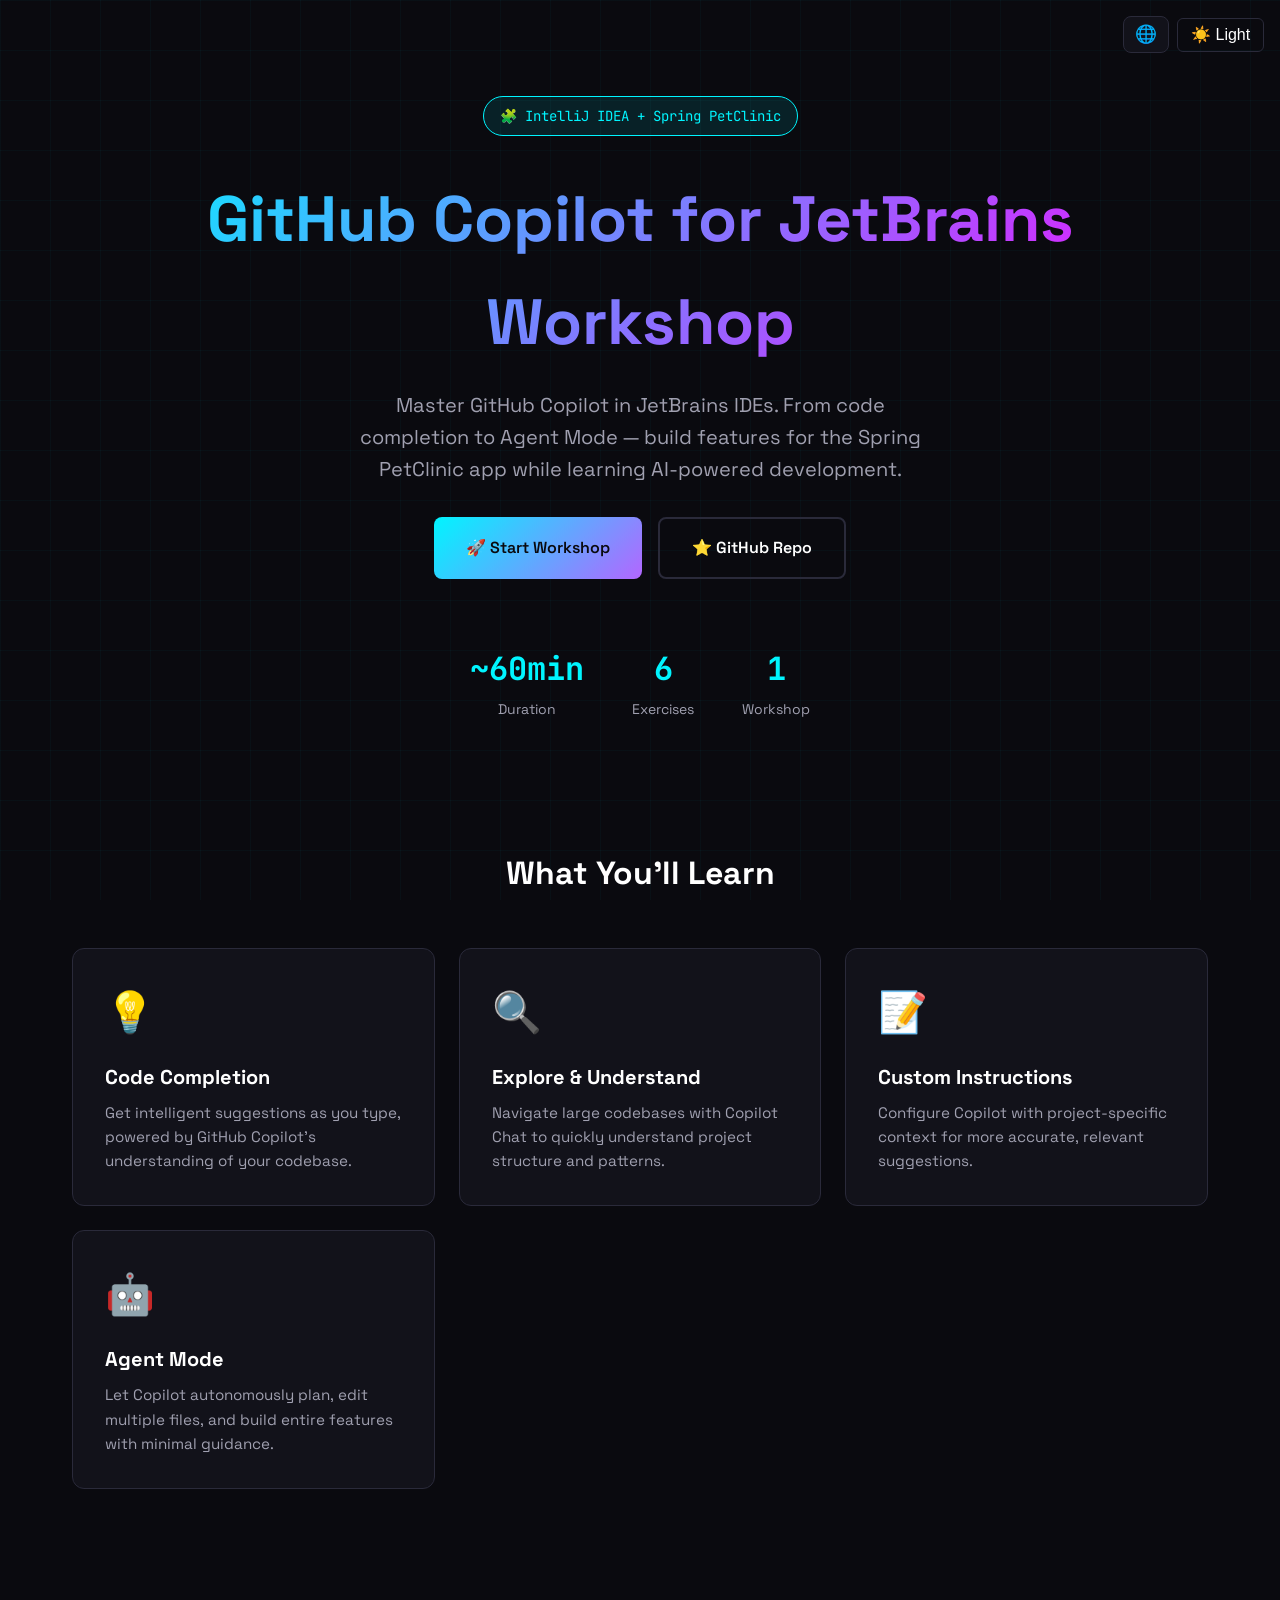
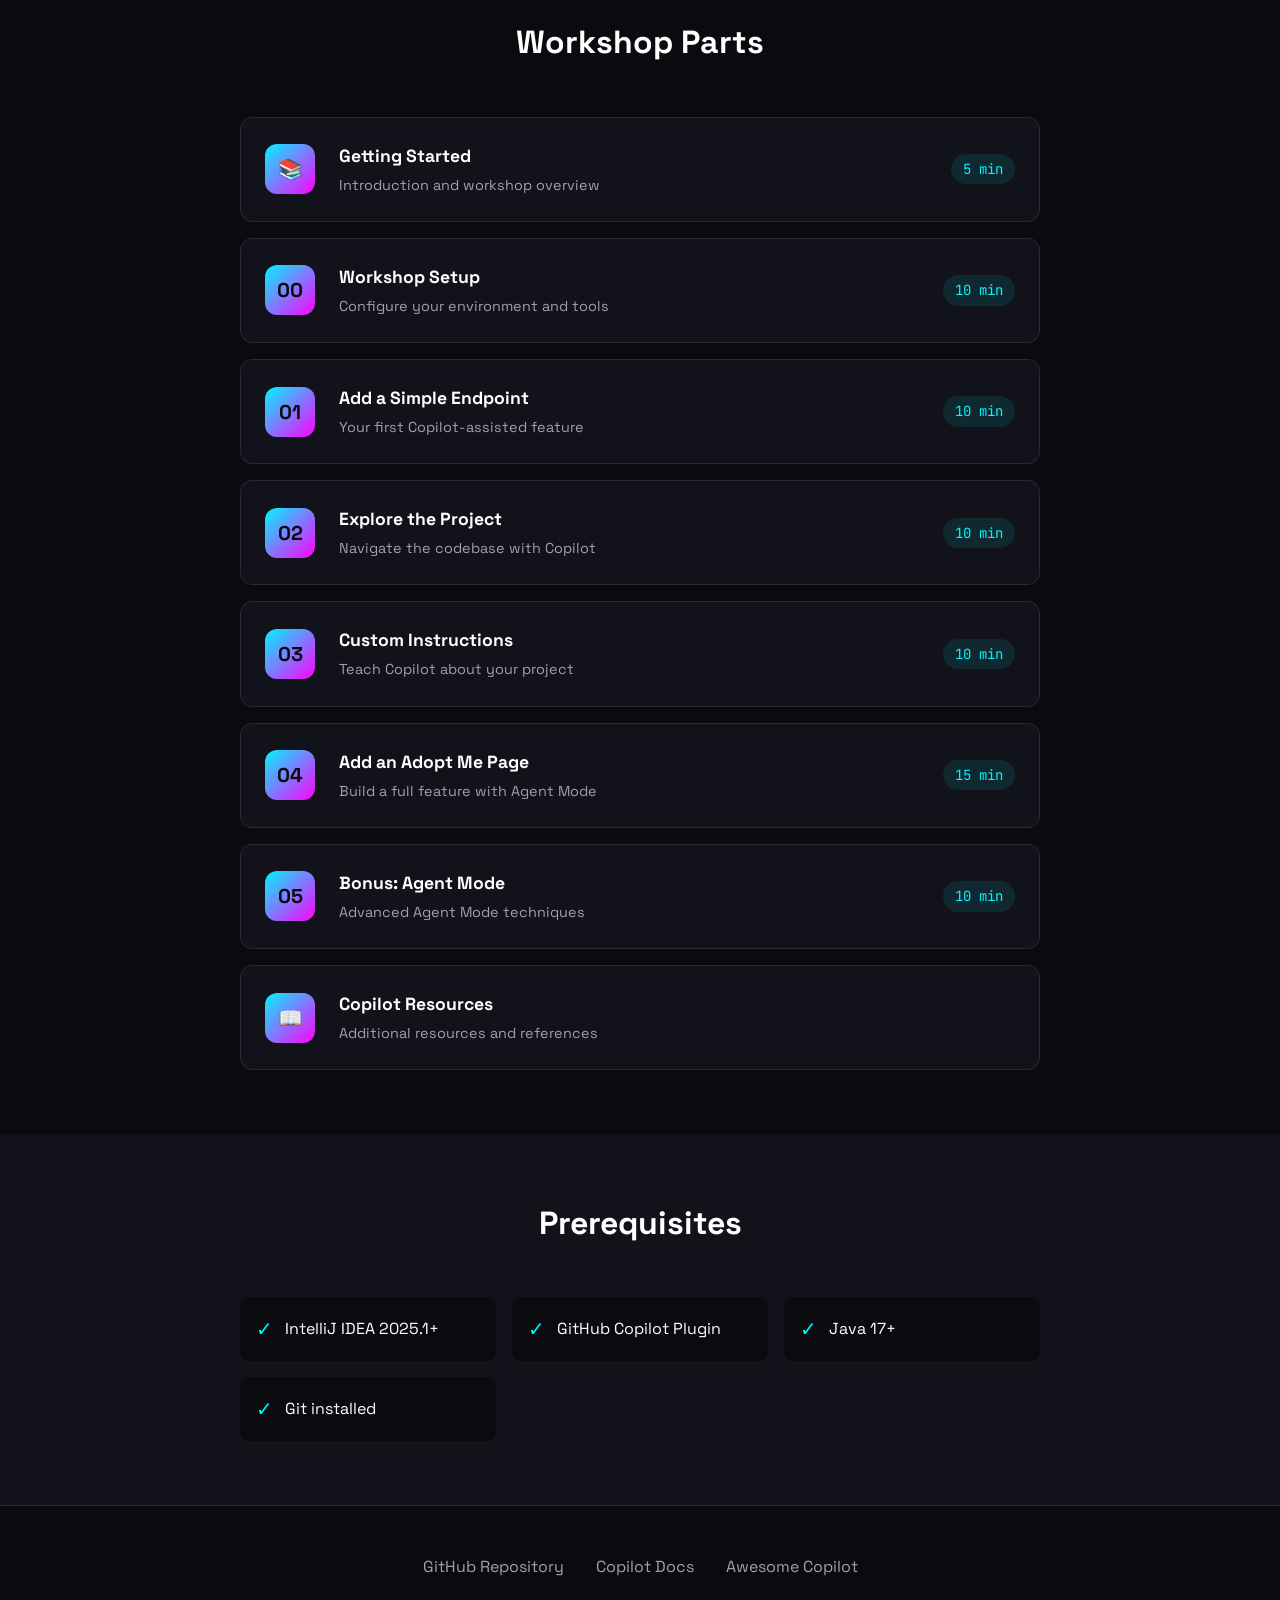
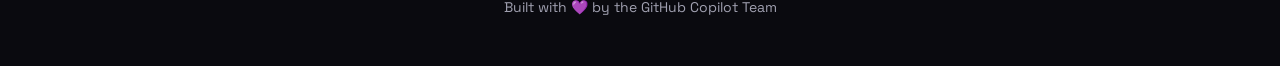
<file: docs/index.html>
<!DOCTYPE html>
<html lang="en">
<head>
    <!-- Google tag (gtag.js) -->
    <script async src="https://www.googletagmanager.com/gtag/js?id=G-LSC44NDPLQ"></script>
    <script>
      window.dataLayer = window.dataLayer || [];
      function gtag(){dataLayer.push(arguments);}
      gtag('js', new Date());
      gtag('config', 'G-LSC44NDPLQ');
    </script>
    <meta charset="UTF-8">
    <meta name="viewport" content="width=device-width, initial-scale=1.0">
    <title>GitHub Copilot for JetBrains Workshop</title>
    <link rel="preconnect" href="https://fonts.googleapis.com">
    <link href="https://fonts.googleapis.com/css2?family=Space+Grotesk:wght@400;500;600;700&family=JetBrains+Mono:wght@400;600&display=swap" rel="stylesheet">
    <link rel="alternate" hreflang="en" href="https://copilot-dev-days.github.io/jetbrains-workshop/">
    <link rel="alternate" hreflang="pt-BR" href="https://copilot-dev-days.github.io/jetbrains-workshop/pt_BR/">
    <link rel="alternate" hreflang="es" href="https://copilot-dev-days.github.io/jetbrains-workshop/es/">
    <link rel="alternate" hreflang="x-default" href="https://copilot-dev-days.github.io/jetbrains-workshop/">
    <link rel="stylesheet" href="styles.css">
    <link rel="stylesheet" href="light-theme.css">
    <script src="theme-toggle.js"></script>
</head>
<body>
    <div style="position:fixed;top:1rem;right:1rem;z-index:1000;display:flex;gap:0.5rem;align-items:center;">
        <div class="locale-picker" id="localePicker">
            <button type="button" class="locale-toggle" aria-haspopup="listbox" aria-expanded="false" aria-label="Select language">🌐</button>
            <ul role="listbox" aria-label="Language">
                <li role="option" data-locale="en" aria-selected="true" class="active">🇬🇧 English</li>
                <li role="option" data-locale="es" aria-selected="false">🇪🇸 Español</li>
                <li role="option" data-locale="pt-BR" aria-selected="false">🇧🇷 Português (Brasil)</li>
            </ul>
        </div>
        <button class="theme-toggle" onclick="toggleTheme()">☀️ Light</button>
    </div>
    <section class="hero">
        <div class="container">
            <div class="hero-badge">🧩 IntelliJ IDEA + Spring PetClinic</div>
            <h1>GitHub Copilot for JetBrains Workshop</h1>
            <p class="hero-subtitle">Master GitHub Copilot in JetBrains IDEs. From code completion to Agent Mode — build features for the Spring PetClinic app while learning AI-powered development.</p>
            <div class="hero-cta">
                <a href="step.html?step=readme" class="btn btn-primary">🚀 Start Workshop</a>
                <a href="https://github.com/copilot-dev-days/jetbrains-workshop" class="btn btn-secondary" target="_blank">⭐ GitHub Repo</a>
            </div>
            <div class="stats">
                <div class="stat">
                    <div class="stat-value">~60min</div>
                    <div class="stat-label">Duration</div>
                </div>
                <div class="stat">
                    <div class="stat-value">6</div>
                    <div class="stat-label">Exercises</div>
                </div>
                <div class="stat">
                    <div class="stat-value">1</div>
                    <div class="stat-label">Workshop</div>
                </div>
            </div>
        </div>
    </section>

    <section class="features">
        <div class="container">
            <h2 class="section-title">What You'll Learn</h2>
            <div class="features-grid">
                <div class="feature-card">
                    <div class="feature-icon">💡</div>
                    <h3>Code Completion</h3>
                    <p>Get intelligent suggestions as you type, powered by GitHub Copilot's understanding of your codebase.</p>
                </div>
                <div class="feature-card">
                    <div class="feature-icon">🔍</div>
                    <h3>Explore & Understand</h3>
                    <p>Navigate large codebases with Copilot Chat to quickly understand project structure and patterns.</p>
                </div>
                <div class="feature-card">
                    <div class="feature-icon">📝</div>
                    <h3>Custom Instructions</h3>
                    <p>Configure Copilot with project-specific context for more accurate, relevant suggestions.</p>
                </div>
                <div class="feature-card">
                    <div class="feature-icon">🤖</div>
                    <h3>Agent Mode</h3>
                    <p>Let Copilot autonomously plan, edit multiple files, and build entire features with minimal guidance.</p>
                </div>
            </div>
        </div>
    </section>

    <section class="workshop">
        <div class="container">
            <h2 class="section-title">Workshop Parts</h2>
            <div class="parts-list">
                <a href="step.html?step=readme" class="part-card">
                    <div class="part-number">📚</div>
                    <div class="part-content">
                        <h3>Getting Started</h3>
                        <p>Introduction and workshop overview</p>
                    </div>
                    <span class="part-time">5 min</span>
                </a>
                <a href="step.html?step=00-setup" class="part-card">
                    <div class="part-number">00</div>
                    <div class="part-content">
                        <h3>Workshop Setup</h3>
                        <p>Configure your environment and tools</p>
                    </div>
                    <span class="part-time">10 min</span>
                </a>
                <a href="step.html?step=01-add-endpoint" class="part-card">
                    <div class="part-number">01</div>
                    <div class="part-content">
                        <h3>Add a Simple Endpoint</h3>
                        <p>Your first Copilot-assisted feature</p>
                    </div>
                    <span class="part-time">10 min</span>
                </a>
                <a href="step.html?step=02-explore-project" class="part-card">
                    <div class="part-number">02</div>
                    <div class="part-content">
                        <h3>Explore the Project</h3>
                        <p>Navigate the codebase with Copilot</p>
                    </div>
                    <span class="part-time">10 min</span>
                </a>
                <a href="step.html?step=03-copilot-instructions" class="part-card">
                    <div class="part-number">03</div>
                    <div class="part-content">
                        <h3>Custom Instructions</h3>
                        <p>Teach Copilot about your project</p>
                    </div>
                    <span class="part-time">10 min</span>
                </a>
                <a href="step.html?step=04-add-feature" class="part-card">
                    <div class="part-number">04</div>
                    <div class="part-content">
                        <h3>Add an Adopt Me Page</h3>
                        <p>Build a full feature with Agent Mode</p>
                    </div>
                    <span class="part-time">15 min</span>
                </a>
                <a href="step.html?step=05-bonus" class="part-card">
                    <div class="part-number">05</div>
                    <div class="part-content">
                        <h3>Bonus: Agent Mode</h3>
                        <p>Advanced Agent Mode techniques</p>
                    </div>
                    <span class="part-time">10 min</span>
                </a>
                <a href="step.html?step=resources" class="part-card">
                    <div class="part-number">📖</div>
                    <div class="part-content">
                        <h3>Copilot Resources</h3>
                        <p>Additional resources and references</p>
                    </div>
                </a>
            </div>
        </div>
    </section>

    <section class="prereqs">
        <div class="container">
            <h2 class="section-title">Prerequisites</h2>
            <div class="prereqs-grid">
                <div class="prereq-item">
                    <span class="prereq-check">✓</span>
                    <span>IntelliJ IDEA 2025.1+</span>
                </div>
                <div class="prereq-item">
                    <span class="prereq-check">✓</span>
                    <span>GitHub Copilot Plugin</span>
                </div>
                <div class="prereq-item">
                    <span class="prereq-check">✓</span>
                    <span>Java 17+</span>
                </div>
                <div class="prereq-item">
                    <span class="prereq-check">✓</span>
                    <span>Git installed</span>
                </div>
            </div>
        </div>
    </section>

    <footer>
        <div class="container">
            <div class="footer-links">
                <a href="https://github.com/copilot-dev-days/jetbrains-workshop" target="_blank">GitHub Repository</a>
                <a href="https://code.visualstudio.com/docs/copilot/overview" target="_blank">Copilot Docs</a>
                <a href="https://github.com/github/awesome-copilot" target="_blank">Awesome Copilot</a>
            </div>
            <p class="footer-credit">Built with 💜 by the GitHub Copilot Team</p>
        </div>
    </footer>
    <script>
    (function(){
      var match=location.pathname.match(/\/(pt_BR|es)\//);
      var locale=match?match[1]:'en';
      var picker=document.getElementById('localePicker');
      if(!picker)return;
      var btn=picker.querySelector('.locale-toggle'),list=picker.querySelector('ul');
      list.querySelectorAll('li').forEach(function(li){
        var l=li.dataset.locale==='pt-BR'?'pt_BR':li.dataset.locale;
        if(l===locale){li.classList.add('active');li.setAttribute('aria-selected','true');}
        else{li.classList.remove('active');li.setAttribute('aria-selected','false');}
      });
      function open(){list.style.display='block';btn.setAttribute('aria-expanded','true');}
      function close(){list.style.display='none';btn.setAttribute('aria-expanded','false');}
      btn.addEventListener('click',function(e){e.stopPropagation();list.style.display==='block'?close():open();});
      document.addEventListener('click',close);
      document.addEventListener('keydown',function(e){if(e.key==='Escape')close();});
      list.querySelectorAll('li').forEach(function(li){
        li.addEventListener('click',function(e){
          e.stopPropagation();
          var t=li.dataset.locale==='pt-BR'?'pt_BR':li.dataset.locale;
          if(t===locale){close();return;}
          var p=location.pathname;
          if(locale!=='en')p=p.replace(new RegExp('/'+locale+'/'),'/');;
          if(t!=='en'){var base=p.replace(/\/index\.html$/,'/');if(!base.endsWith('/'))base+='/';p=base+t+'/';}
          localStorage.setItem('preferred-locale',t);
          window.location.href=p;
        });
      });
    })();
    </script>
</body>
</html>
</file>
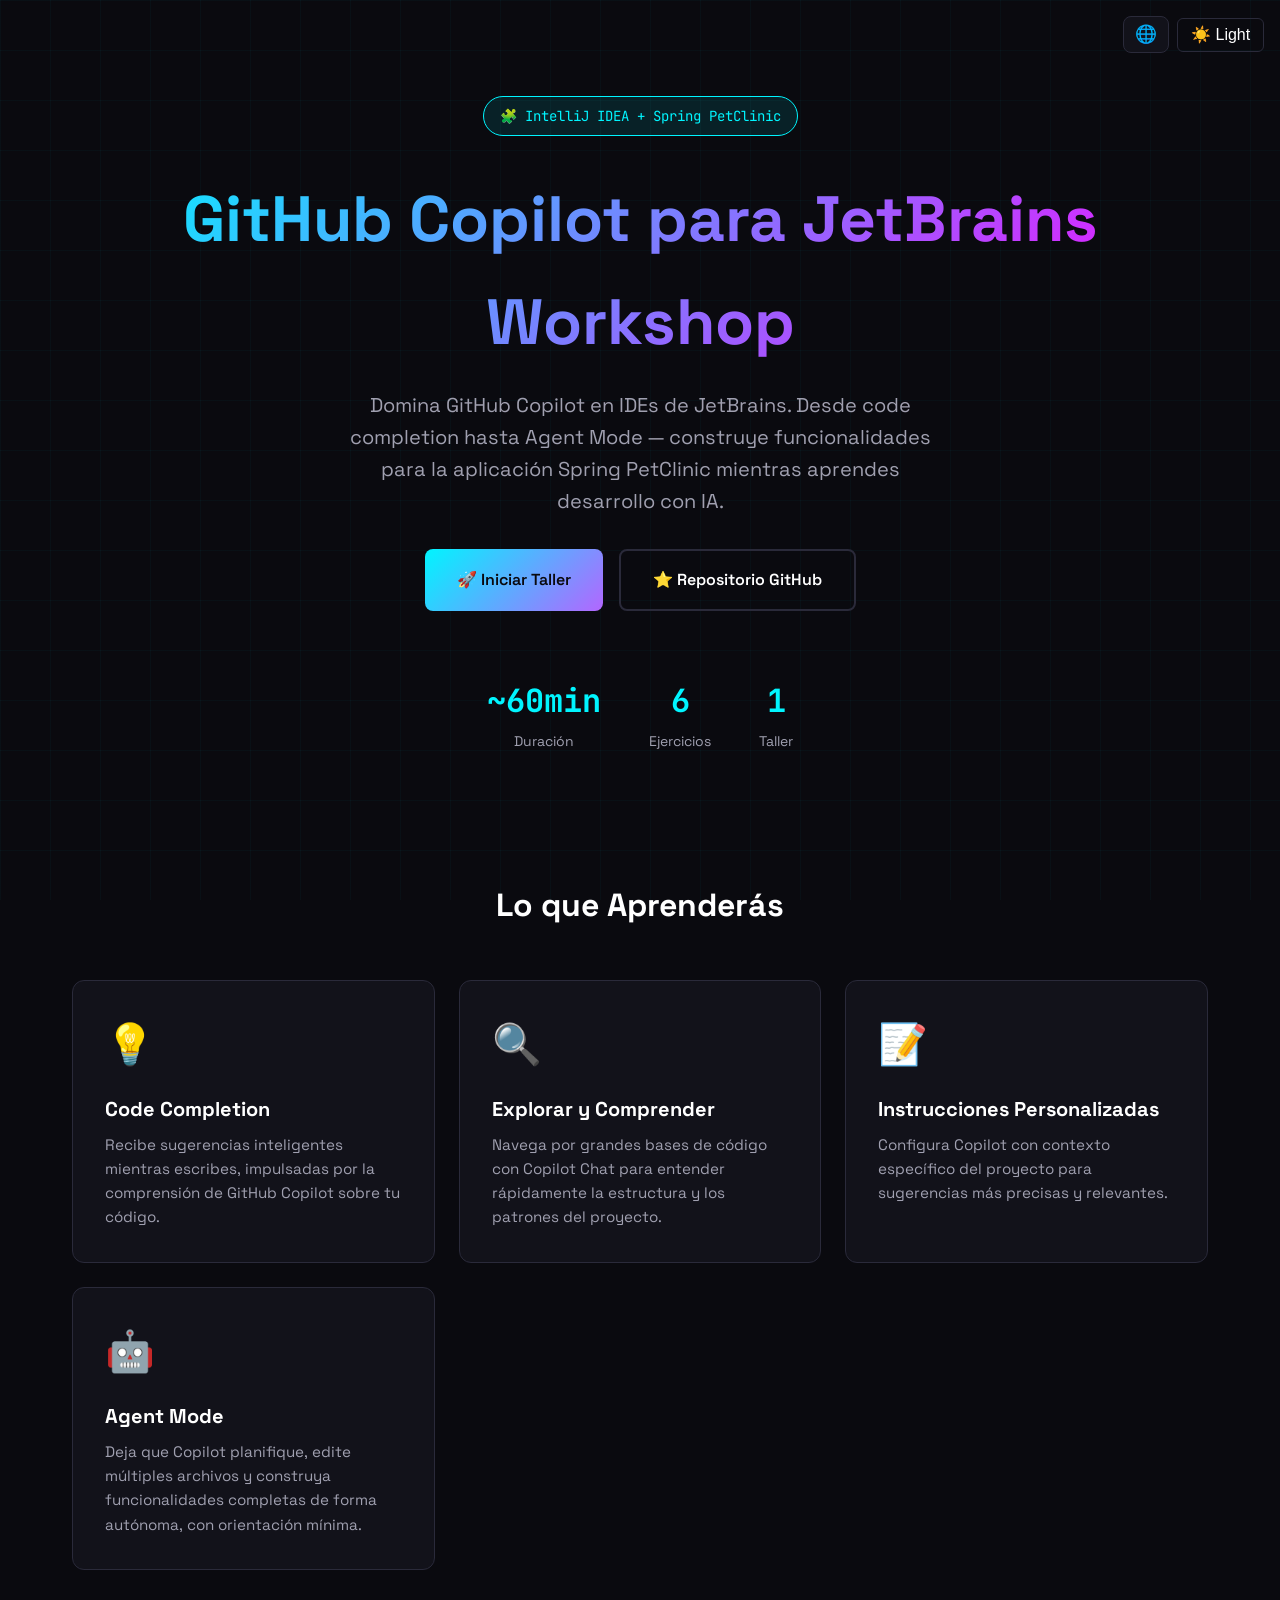
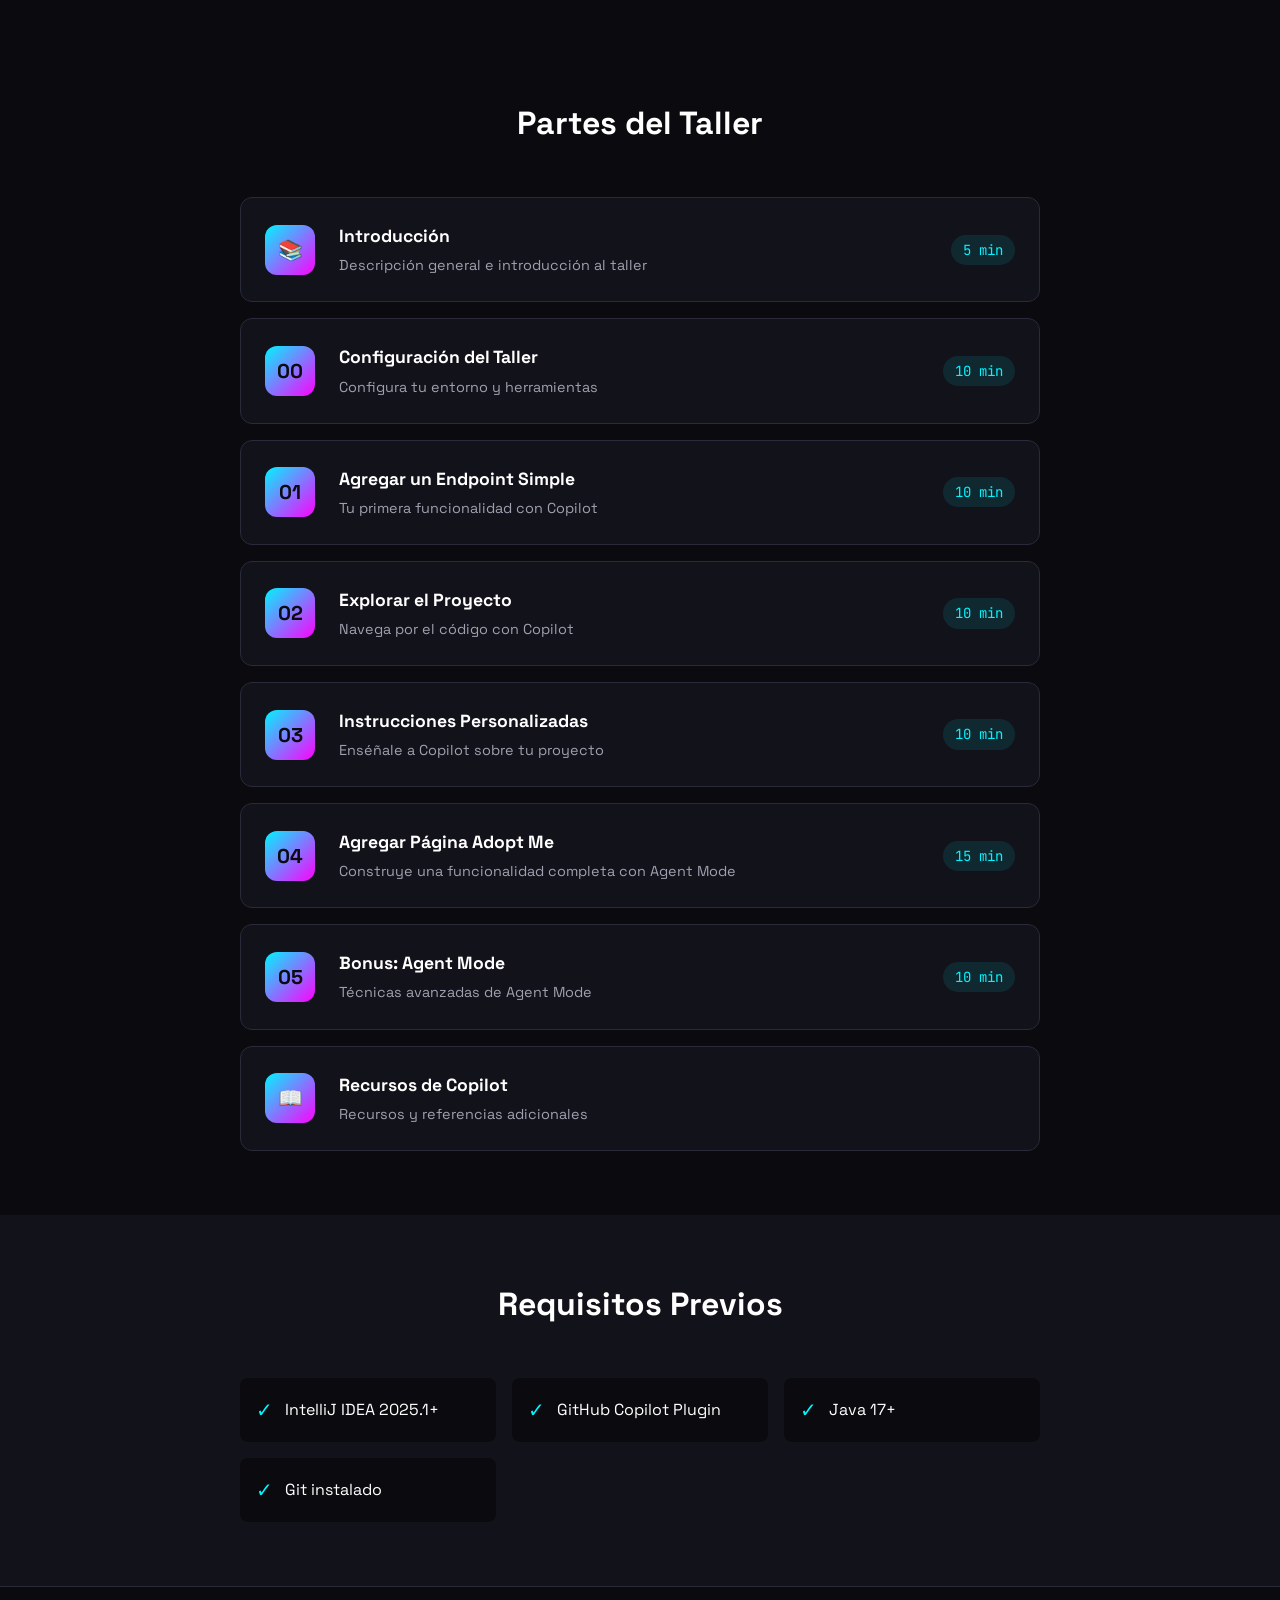
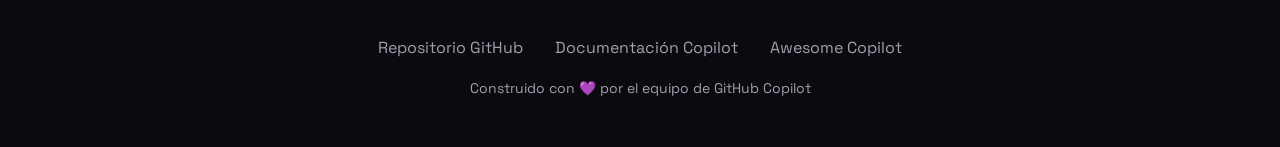
<file: docs/es/index.html>
<!DOCTYPE html>
<html lang="es">
<head>
    <!-- Google tag (gtag.js) -->
    <script async src="https://www.googletagmanager.com/gtag/js?id=G-LSC44NDPLQ"></script>
    <script>
      window.dataLayer = window.dataLayer || [];
      function gtag(){dataLayer.push(arguments);}
      gtag('js', new Date());
      gtag('config', 'G-LSC44NDPLQ');
    </script>
    <meta charset="UTF-8">
    <meta name="viewport" content="width=device-width, initial-scale=1.0">
    <title>GitHub Copilot para JetBrains Workshop</title>
    <link rel="preconnect" href="https://fonts.googleapis.com">
    <link href="https://fonts.googleapis.com/css2?family=Space+Grotesk:wght@400;500;600;700&family=JetBrains+Mono:wght@400;600&display=swap" rel="stylesheet">
    <link rel="alternate" hreflang="en" href="https://copilot-dev-days.github.io/jetbrains-workshop/">
    <link rel="alternate" hreflang="pt-BR" href="https://copilot-dev-days.github.io/jetbrains-workshop/pt_BR/">
    <link rel="alternate" hreflang="es" href="https://copilot-dev-days.github.io/jetbrains-workshop/es/">
    <link rel="alternate" hreflang="x-default" href="https://copilot-dev-days.github.io/jetbrains-workshop/">
    <link rel="stylesheet" href="../styles.css">
    <link rel="stylesheet" href="../light-theme.css">
    <script src="../theme-toggle.js"></script>
</head>
<body>
    <div style="position:fixed;top:1rem;right:1rem;z-index:1000;display:flex;gap:0.5rem;align-items:center;">
        <div class="locale-picker" id="localePicker">
            <button type="button" class="locale-toggle" aria-haspopup="listbox" aria-expanded="false" aria-label="Seleccionar idioma">🌐</button>
            <ul role="listbox" aria-label="Idioma">
                <li role="option" data-locale="en" aria-selected="false">🇬🇧 English</li>
                <li role="option" data-locale="es" aria-selected="true" class="active">🇪🇸 Español</li>
                <li role="option" data-locale="pt-BR" aria-selected="false">🇧🇷 Português (Brasil)</li>
            </ul>
        </div>
        <button class="theme-toggle" onclick="toggleTheme()">☀️ Claro</button>
    </div>
    <section class="hero">
        <div class="container">
            <div class="hero-badge">🧩 IntelliJ IDEA + Spring PetClinic</div>
            <h1>GitHub Copilot para JetBrains Workshop</h1>
            <p class="hero-subtitle">Domina GitHub Copilot en IDEs de JetBrains. Desde code completion hasta Agent Mode — construye funcionalidades para la aplicación Spring PetClinic mientras aprendes desarrollo con IA.</p>
            <div class="hero-cta">
                <a href="step.html?step=readme" class="btn btn-primary">🚀 Iniciar Taller</a>
                <a href="https://github.com/copilot-dev-days/jetbrains-workshop" class="btn btn-secondary" target="_blank">⭐ Repositorio GitHub</a>
            </div>
            <div class="stats">
                <div class="stat">
                    <div class="stat-value">~60min</div>
                    <div class="stat-label">Duración</div>
                </div>
                <div class="stat">
                    <div class="stat-value">6</div>
                    <div class="stat-label">Ejercicios</div>
                </div>
                <div class="stat">
                    <div class="stat-value">1</div>
                    <div class="stat-label">Taller</div>
                </div>
            </div>
        </div>
    </section>

    <section class="features">
        <div class="container">
            <h2 class="section-title">Lo que Aprenderás</h2>
            <div class="features-grid">
                <div class="feature-card">
                    <div class="feature-icon">💡</div>
                    <h3>Code Completion</h3>
                    <p>Recibe sugerencias inteligentes mientras escribes, impulsadas por la comprensión de GitHub Copilot sobre tu código.</p>
                </div>
                <div class="feature-card">
                    <div class="feature-icon">🔍</div>
                    <h3>Explorar y Comprender</h3>
                    <p>Navega por grandes bases de código con Copilot Chat para entender rápidamente la estructura y los patrones del proyecto.</p>
                </div>
                <div class="feature-card">
                    <div class="feature-icon">📝</div>
                    <h3>Instrucciones Personalizadas</h3>
                    <p>Configura Copilot con contexto específico del proyecto para sugerencias más precisas y relevantes.</p>
                </div>
                <div class="feature-card">
                    <div class="feature-icon">🤖</div>
                    <h3>Agent Mode</h3>
                    <p>Deja que Copilot planifique, edite múltiples archivos y construya funcionalidades completas de forma autónoma, con orientación mínima.</p>
                </div>
            </div>
        </div>
    </section>

    <section class="workshop">
        <div class="container">
            <h2 class="section-title">Partes del Taller</h2>
            <div class="parts-list">
                <a href="step.html?step=readme" class="part-card">
                    <div class="part-number">📚</div>
                    <div class="part-content">
                        <h3>Introducción</h3>
                        <p>Descripción general e introducción al taller</p>
                    </div>
                    <span class="part-time">5 min</span>
                </a>
                <a href="step.html?step=00-setup" class="part-card">
                    <div class="part-number">00</div>
                    <div class="part-content">
                        <h3>Configuración del Taller</h3>
                        <p>Configura tu entorno y herramientas</p>
                    </div>
                    <span class="part-time">10 min</span>
                </a>
                <a href="step.html?step=01-add-endpoint" class="part-card">
                    <div class="part-number">01</div>
                    <div class="part-content">
                        <h3>Agregar un Endpoint Simple</h3>
                        <p>Tu primera funcionalidad con Copilot</p>
                    </div>
                    <span class="part-time">10 min</span>
                </a>
                <a href="step.html?step=02-explore-project" class="part-card">
                    <div class="part-number">02</div>
                    <div class="part-content">
                        <h3>Explorar el Proyecto</h3>
                        <p>Navega por el código con Copilot</p>
                    </div>
                    <span class="part-time">10 min</span>
                </a>
                <a href="step.html?step=03-copilot-instructions" class="part-card">
                    <div class="part-number">03</div>
                    <div class="part-content">
                        <h3>Instrucciones Personalizadas</h3>
                        <p>Enséñale a Copilot sobre tu proyecto</p>
                    </div>
                    <span class="part-time">10 min</span>
                </a>
                <a href="step.html?step=04-add-feature" class="part-card">
                    <div class="part-number">04</div>
                    <div class="part-content">
                        <h3>Agregar Página Adopt Me</h3>
                        <p>Construye una funcionalidad completa con Agent Mode</p>
                    </div>
                    <span class="part-time">15 min</span>
                </a>
                <a href="step.html?step=05-bonus" class="part-card">
                    <div class="part-number">05</div>
                    <div class="part-content">
                        <h3>Bonus: Agent Mode</h3>
                        <p>Técnicas avanzadas de Agent Mode</p>
                    </div>
                    <span class="part-time">10 min</span>
                </a>
                <a href="step.html?step=resources" class="part-card">
                    <div class="part-number">📖</div>
                    <div class="part-content">
                        <h3>Recursos de Copilot</h3>
                        <p>Recursos y referencias adicionales</p>
                    </div>
                </a>
            </div>
        </div>
    </section>

    <section class="prereqs">
        <div class="container">
            <h2 class="section-title">Requisitos Previos</h2>
            <div class="prereqs-grid">
                <div class="prereq-item">
                    <span class="prereq-check">✓</span>
                    <span>IntelliJ IDEA 2025.1+</span>
                </div>
                <div class="prereq-item">
                    <span class="prereq-check">✓</span>
                    <span>GitHub Copilot Plugin</span>
                </div>
                <div class="prereq-item">
                    <span class="prereq-check">✓</span>
                    <span>Java 17+</span>
                </div>
                <div class="prereq-item">
                    <span class="prereq-check">✓</span>
                    <span>Git instalado</span>
                </div>
            </div>
        </div>
    </section>

    <footer>
        <div class="container">
            <div class="footer-links">
                <a href="https://github.com/copilot-dev-days/jetbrains-workshop" target="_blank">Repositorio GitHub</a>
                <a href="https://code.visualstudio.com/docs/copilot/overview" target="_blank">Documentación Copilot</a>
                <a href="https://github.com/github/awesome-copilot" target="_blank">Awesome Copilot</a>
            </div>
            <p class="footer-credit">Construido con 💜 por el equipo de GitHub Copilot</p>
        </div>
    </footer>

    <script>
    (function(){
      var match=location.pathname.match(/\/(pt_BR|es)\//);
      var locale=match?match[1]:'en';
      var picker=document.getElementById('localePicker');
      if(!picker)return;
      var btn=picker.querySelector('.locale-toggle'),list=picker.querySelector('ul');
      list.querySelectorAll('li').forEach(function(li){
        var l=li.dataset.locale==='pt-BR'?'pt_BR':li.dataset.locale;
        if(l===locale){li.classList.add('active');li.setAttribute('aria-selected','true');}
        else{li.classList.remove('active');li.setAttribute('aria-selected','false');}
      });
      function open(){list.style.display='block';btn.setAttribute('aria-expanded','true');}
      function close(){list.style.display='none';btn.setAttribute('aria-expanded','false');}
      btn.addEventListener('click',function(e){e.stopPropagation();list.style.display==='block'?close():open();});
      document.addEventListener('click',close);
      document.addEventListener('keydown',function(e){if(e.key==='Escape')close();});
      list.querySelectorAll('li').forEach(function(li){
        li.addEventListener('click',function(e){
          e.stopPropagation();
          var t=li.dataset.locale==='pt-BR'?'pt_BR':li.dataset.locale;
          if(t===locale){close();return;}
          var p=location.pathname;
          if(locale!=='en')p=p.replace(new RegExp('/'+locale+'/'),'/');;
          if(t!=='en'){var base=p.replace(/\/index\.html$/,'/');if(!base.endsWith('/'))base+='/';p=base+t+'/';}
          localStorage.setItem('preferred-locale',t);
          window.location.href=p;
        });
      });
    })();
    </script>
</body>
</html>
</file>
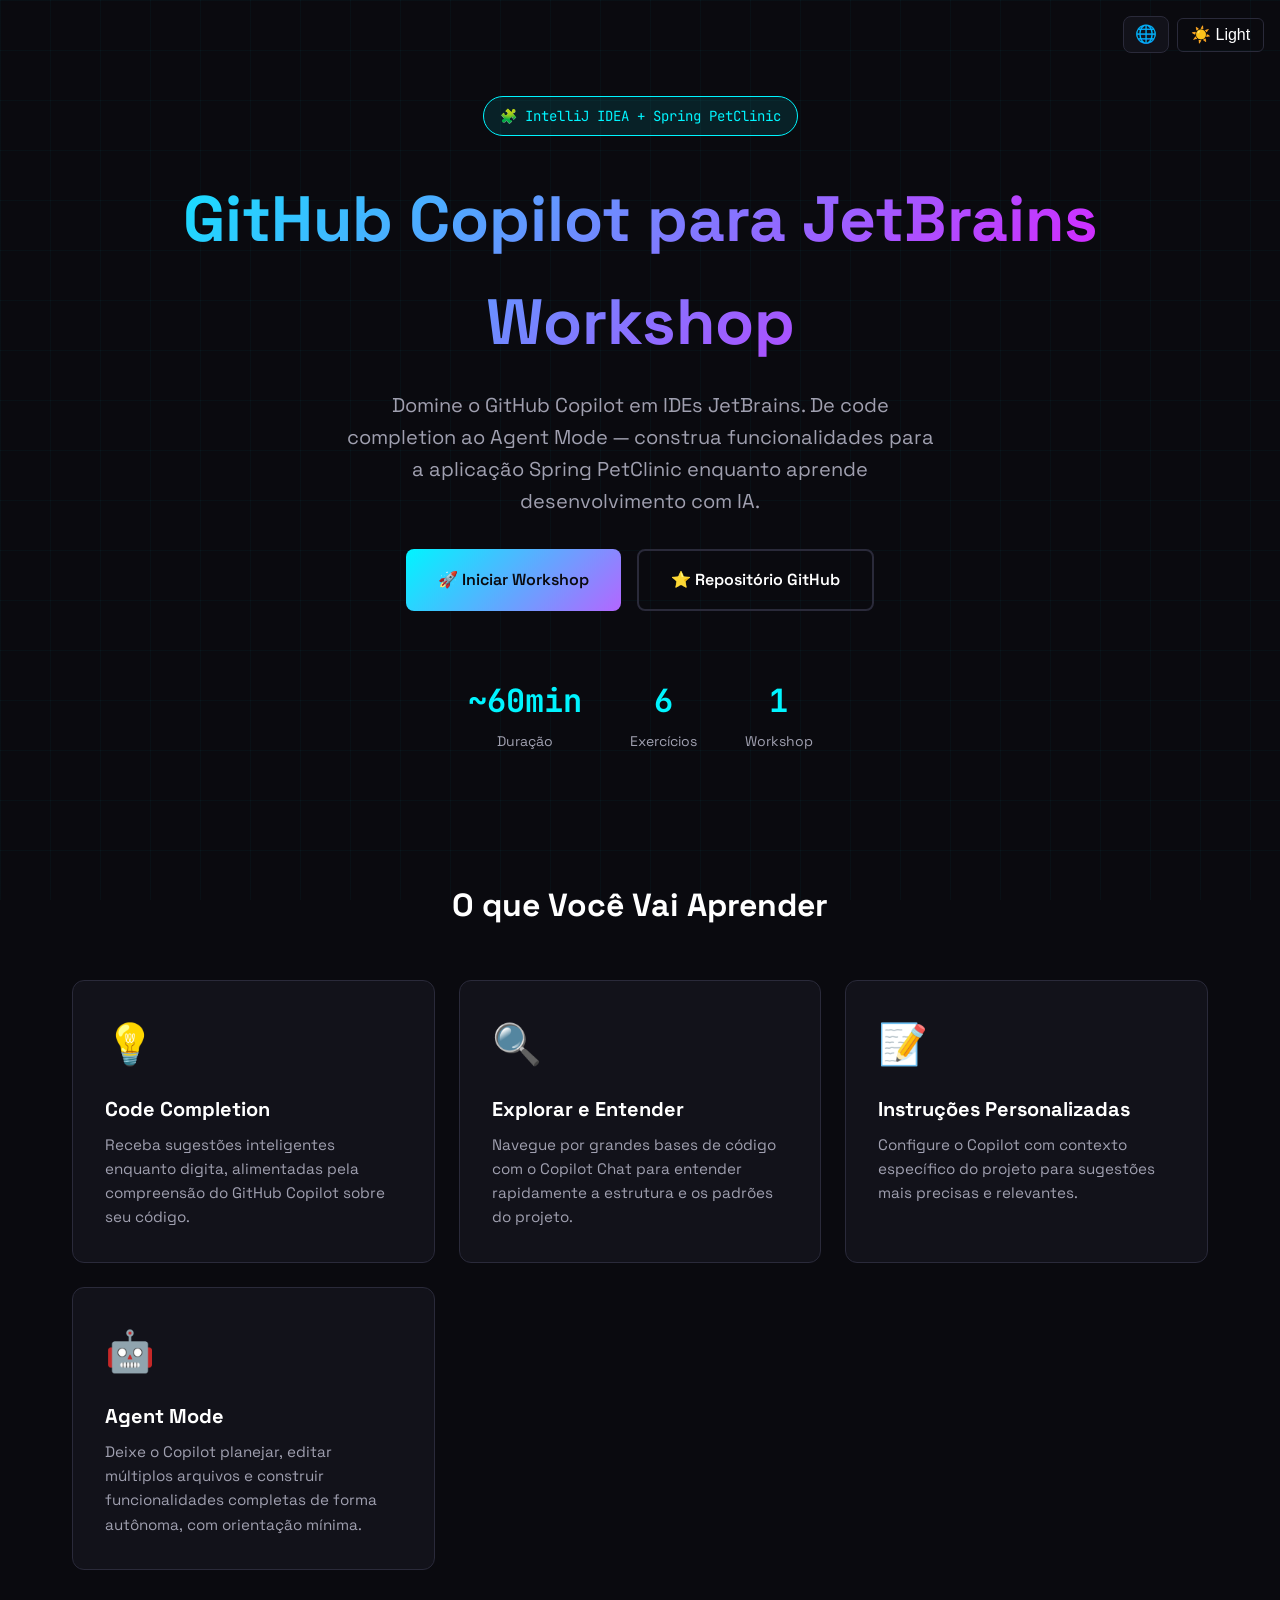
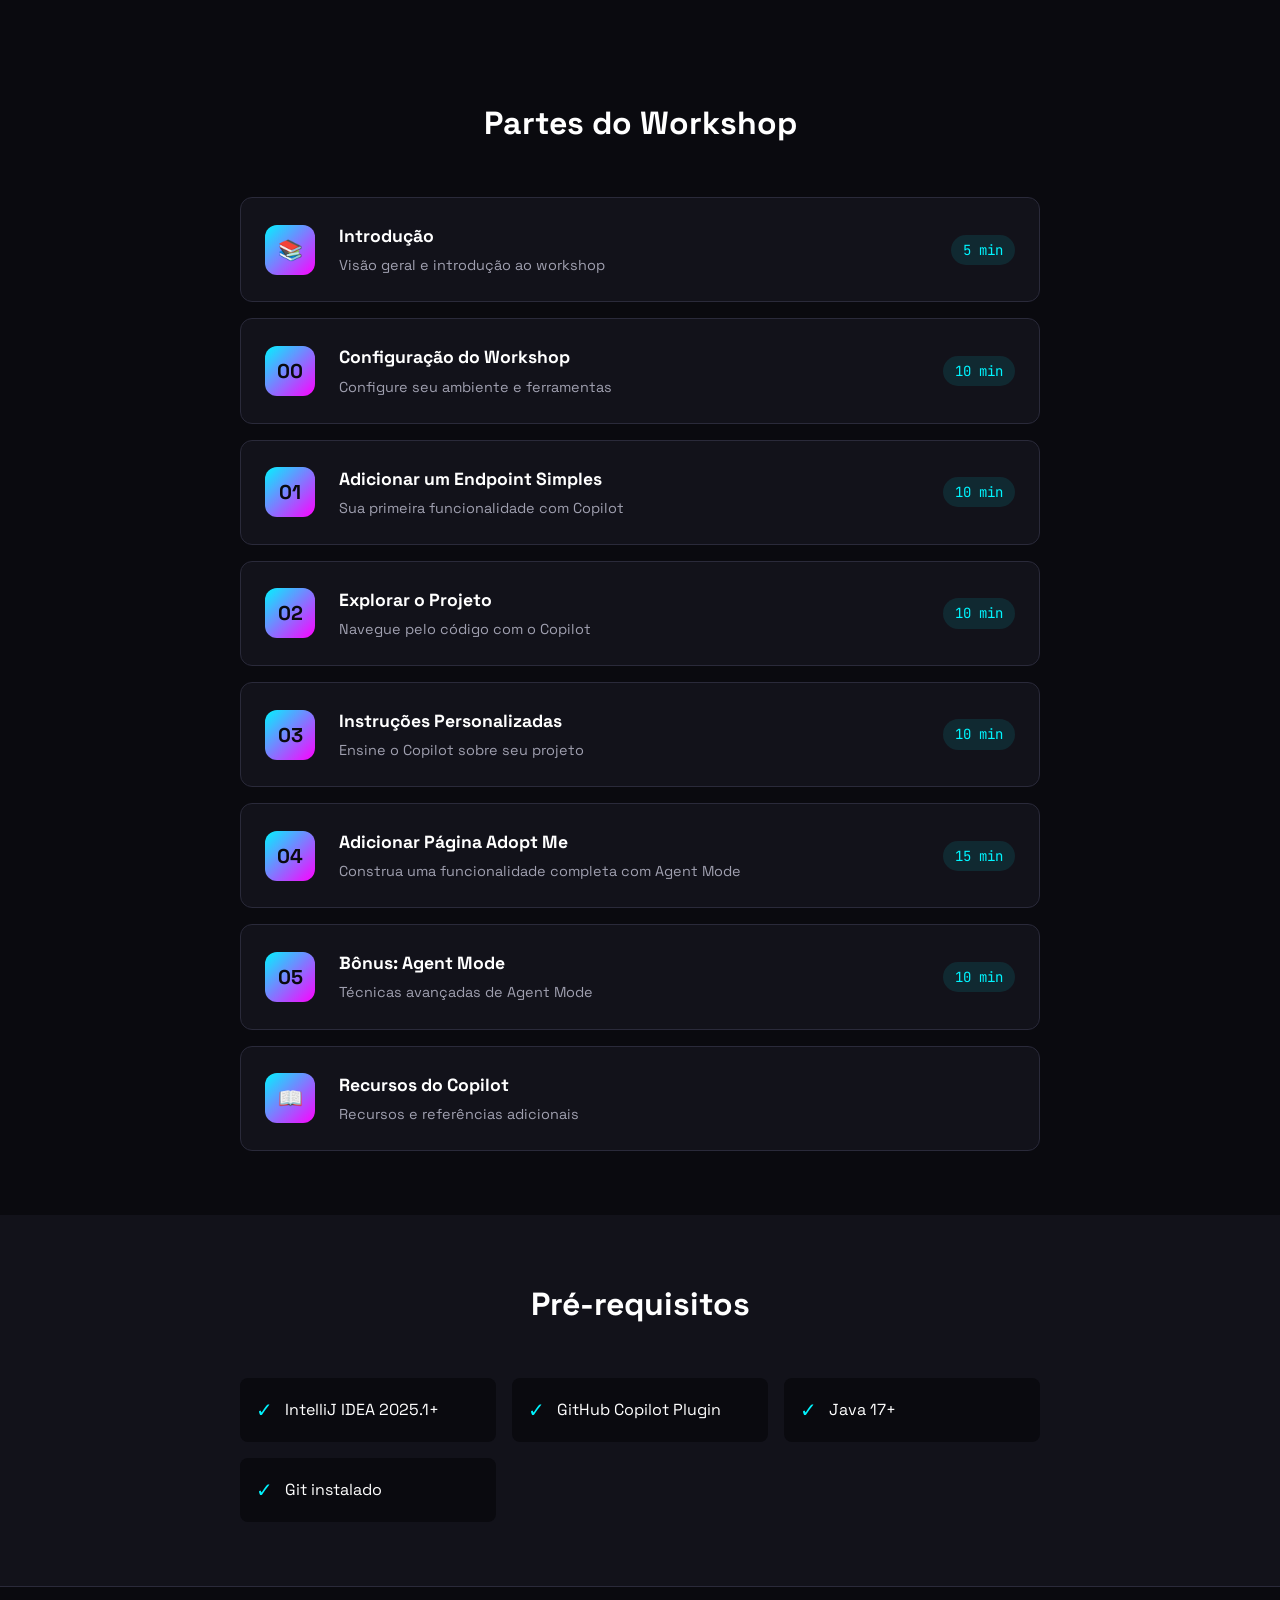
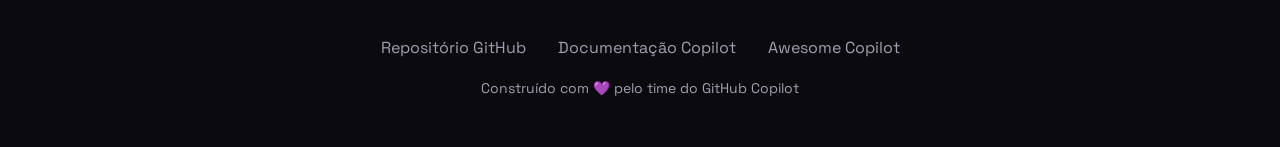
<file: docs/pt_BR/index.html>
<!DOCTYPE html>
<html lang="pt-BR">
<head>
    <!-- Google tag (gtag.js) -->
    <script async src="https://www.googletagmanager.com/gtag/js?id=G-LSC44NDPLQ"></script>
    <script>
      window.dataLayer = window.dataLayer || [];
      function gtag(){dataLayer.push(arguments);}
      gtag('js', new Date());
      gtag('config', 'G-LSC44NDPLQ');
    </script>
    <meta charset="UTF-8">
    <meta name="viewport" content="width=device-width, initial-scale=1.0">
    <title>GitHub Copilot para JetBrains Workshop</title>
    <link rel="preconnect" href="https://fonts.googleapis.com">
    <link href="https://fonts.googleapis.com/css2?family=Space+Grotesk:wght@400;500;600;700&family=JetBrains+Mono:wght@400;600&display=swap" rel="stylesheet">
    <link rel="alternate" hreflang="en" href="https://copilot-dev-days.github.io/jetbrains-workshop/">
    <link rel="alternate" hreflang="pt-BR" href="https://copilot-dev-days.github.io/jetbrains-workshop/pt_BR/">
    <link rel="alternate" hreflang="es" href="https://copilot-dev-days.github.io/jetbrains-workshop/es/">
    <link rel="alternate" hreflang="x-default" href="https://copilot-dev-days.github.io/jetbrains-workshop/">
    <link rel="stylesheet" href="../styles.css">
    <link rel="stylesheet" href="../light-theme.css">
    <script src="../theme-toggle.js"></script>
</head>
<body>
    <div style="position:fixed;top:1rem;right:1rem;z-index:1000;display:flex;gap:0.5rem;align-items:center;">
        <div class="locale-picker" id="localePicker">
            <button type="button" class="locale-toggle" aria-haspopup="listbox" aria-expanded="false" aria-label="Selecionar idioma">🌐</button>
            <ul role="listbox" aria-label="Idioma">
                <li role="option" data-locale="en" aria-selected="false">🇬🇧 English</li>
                <li role="option" data-locale="es" aria-selected="false">🇪🇸 Español</li>
                <li role="option" data-locale="pt-BR" aria-selected="true" class="active">🇧🇷 Português (Brasil)</li>
            </ul>
        </div>
        <button class="theme-toggle" onclick="toggleTheme()">☀️ Claro</button>
    </div>
    <section class="hero">
        <div class="container">
            <div class="hero-badge">🧩 IntelliJ IDEA + Spring PetClinic</div>
            <h1>GitHub Copilot para JetBrains Workshop</h1>
            <p class="hero-subtitle">Domine o GitHub Copilot em IDEs JetBrains. De code completion ao Agent Mode — construa funcionalidades para a aplicação Spring PetClinic enquanto aprende desenvolvimento com IA.</p>
            <div class="hero-cta">
                <a href="step.html?step=readme" class="btn btn-primary">🚀 Iniciar Workshop</a>
                <a href="https://github.com/copilot-dev-days/jetbrains-workshop" class="btn btn-secondary" target="_blank">⭐ Repositório GitHub</a>
            </div>
            <div class="stats">
                <div class="stat">
                    <div class="stat-value">~60min</div>
                    <div class="stat-label">Duração</div>
                </div>
                <div class="stat">
                    <div class="stat-value">6</div>
                    <div class="stat-label">Exercícios</div>
                </div>
                <div class="stat">
                    <div class="stat-value">1</div>
                    <div class="stat-label">Workshop</div>
                </div>
            </div>
        </div>
    </section>

    <section class="features">
        <div class="container">
            <h2 class="section-title">O que Você Vai Aprender</h2>
            <div class="features-grid">
                <div class="feature-card">
                    <div class="feature-icon">💡</div>
                    <h3>Code Completion</h3>
                    <p>Receba sugestões inteligentes enquanto digita, alimentadas pela compreensão do GitHub Copilot sobre seu código.</p>
                </div>
                <div class="feature-card">
                    <div class="feature-icon">🔍</div>
                    <h3>Explorar e Entender</h3>
                    <p>Navegue por grandes bases de código com o Copilot Chat para entender rapidamente a estrutura e os padrões do projeto.</p>
                </div>
                <div class="feature-card">
                    <div class="feature-icon">📝</div>
                    <h3>Instruções Personalizadas</h3>
                    <p>Configure o Copilot com contexto específico do projeto para sugestões mais precisas e relevantes.</p>
                </div>
                <div class="feature-card">
                    <div class="feature-icon">🤖</div>
                    <h3>Agent Mode</h3>
                    <p>Deixe o Copilot planejar, editar múltiplos arquivos e construir funcionalidades completas de forma autônoma, com orientação mínima.</p>
                </div>
            </div>
        </div>
    </section>

    <section class="workshop">
        <div class="container">
            <h2 class="section-title">Partes do Workshop</h2>
            <div class="parts-list">
                <a href="step.html?step=readme" class="part-card">
                    <div class="part-number">📚</div>
                    <div class="part-content">
                        <h3>Introdução</h3>
                        <p>Visão geral e introdução ao workshop</p>
                    </div>
                    <span class="part-time">5 min</span>
                </a>
                <a href="step.html?step=00-setup" class="part-card">
                    <div class="part-number">00</div>
                    <div class="part-content">
                        <h3>Configuração do Workshop</h3>
                        <p>Configure seu ambiente e ferramentas</p>
                    </div>
                    <span class="part-time">10 min</span>
                </a>
                <a href="step.html?step=01-add-endpoint" class="part-card">
                    <div class="part-number">01</div>
                    <div class="part-content">
                        <h3>Adicionar um Endpoint Simples</h3>
                        <p>Sua primeira funcionalidade com Copilot</p>
                    </div>
                    <span class="part-time">10 min</span>
                </a>
                <a href="step.html?step=02-explore-project" class="part-card">
                    <div class="part-number">02</div>
                    <div class="part-content">
                        <h3>Explorar o Projeto</h3>
                        <p>Navegue pelo código com o Copilot</p>
                    </div>
                    <span class="part-time">10 min</span>
                </a>
                <a href="step.html?step=03-copilot-instructions" class="part-card">
                    <div class="part-number">03</div>
                    <div class="part-content">
                        <h3>Instruções Personalizadas</h3>
                        <p>Ensine o Copilot sobre seu projeto</p>
                    </div>
                    <span class="part-time">10 min</span>
                </a>
                <a href="step.html?step=04-add-feature" class="part-card">
                    <div class="part-number">04</div>
                    <div class="part-content">
                        <h3>Adicionar Página Adopt Me</h3>
                        <p>Construa uma funcionalidade completa com Agent Mode</p>
                    </div>
                    <span class="part-time">15 min</span>
                </a>
                <a href="step.html?step=05-bonus" class="part-card">
                    <div class="part-number">05</div>
                    <div class="part-content">
                        <h3>Bônus: Agent Mode</h3>
                        <p>Técnicas avançadas de Agent Mode</p>
                    </div>
                    <span class="part-time">10 min</span>
                </a>
                <a href="step.html?step=resources" class="part-card">
                    <div class="part-number">📖</div>
                    <div class="part-content">
                        <h3>Recursos do Copilot</h3>
                        <p>Recursos e referências adicionais</p>
                    </div>
                </a>
            </div>
        </div>
    </section>

    <section class="prereqs">
        <div class="container">
            <h2 class="section-title">Pré-requisitos</h2>
            <div class="prereqs-grid">
                <div class="prereq-item">
                    <span class="prereq-check">✓</span>
                    <span>IntelliJ IDEA 2025.1+</span>
                </div>
                <div class="prereq-item">
                    <span class="prereq-check">✓</span>
                    <span>GitHub Copilot Plugin</span>
                </div>
                <div class="prereq-item">
                    <span class="prereq-check">✓</span>
                    <span>Java 17+</span>
                </div>
                <div class="prereq-item">
                    <span class="prereq-check">✓</span>
                    <span>Git instalado</span>
                </div>
            </div>
        </div>
    </section>

    <footer>
        <div class="container">
            <div class="footer-links">
                <a href="https://github.com/copilot-dev-days/jetbrains-workshop" target="_blank">Repositório GitHub</a>
                <a href="https://code.visualstudio.com/docs/copilot/overview" target="_blank">Documentação Copilot</a>
                <a href="https://github.com/github/awesome-copilot" target="_blank">Awesome Copilot</a>
            </div>
            <p class="footer-credit">Construído com 💜 pelo time do GitHub Copilot</p>
        </div>
    </footer>

    <script>
    (function(){
      var match=location.pathname.match(/\/(pt_BR|es)\//);
      var locale=match?match[1]:'en';
      var picker=document.getElementById('localePicker');
      if(!picker)return;
      var btn=picker.querySelector('.locale-toggle'),list=picker.querySelector('ul');
      list.querySelectorAll('li').forEach(function(li){
        var l=li.dataset.locale==='pt-BR'?'pt_BR':li.dataset.locale;
        if(l===locale){li.classList.add('active');li.setAttribute('aria-selected','true');}
        else{li.classList.remove('active');li.setAttribute('aria-selected','false');}
      });
      function open(){list.style.display='block';btn.setAttribute('aria-expanded','true');}
      function close(){list.style.display='none';btn.setAttribute('aria-expanded','false');}
      btn.addEventListener('click',function(e){e.stopPropagation();list.style.display==='block'?close():open();});
      document.addEventListener('click',close);
      document.addEventListener('keydown',function(e){if(e.key==='Escape')close();});
      list.querySelectorAll('li').forEach(function(li){
        li.addEventListener('click',function(e){
          e.stopPropagation();
          var t=li.dataset.locale==='pt-BR'?'pt_BR':li.dataset.locale;
          if(t===locale){close();return;}
          var p=location.pathname;
          if(locale!=='en')p=p.replace(new RegExp('/'+locale+'/'),'/');;
          if(t!=='en'){var base=p.replace(/\/index\.html$/,'/');if(!base.endsWith('/'))base+='/';p=base+t+'/';}
          localStorage.setItem('preferred-locale',t);
          window.location.href=p;
        });
      });
    })();
    </script>
</body>
</html>
</file>
<file: docs/styles.css>
:root {
    --bg-dark: #0a0a0f;
    --bg-card: #12121a;
    --neon-cyan: #00f5ff;
    --neon-magenta: #ff00ff;
    --neon-purple: #b366ff;
    --text-primary: #ffffff;
    --text-secondary: #a0a0b0;
    --border-color: #2a2a3a;
}
* { margin: 0; padding: 0; box-sizing: border-box; }
body { font-family: 'Space Grotesk', sans-serif; background: var(--bg-dark); color: var(--text-primary); line-height: 1.6; min-height: 100vh; }
body::before { content: ''; position: fixed; top: 0; left: 0; width: 100%; height: 100%; background: linear-gradient(90deg, rgba(0,245,255,0.03) 1px, transparent 1px), linear-gradient(rgba(0,245,255,0.03) 1px, transparent 1px); background-size: 50px 50px; pointer-events: none; z-index: -1; }
.container { max-width: 1200px; margin: 0 auto; padding: 0 2rem; }
.hero { padding: 6rem 0 4rem; text-align: center; position: relative; }
.hero-badge { display: inline-block; padding: 0.5rem 1rem; background: rgba(0,245,255,0.1); border: 1px solid var(--neon-cyan); border-radius: 50px; font-size: 0.875rem; color: var(--neon-cyan); margin-bottom: 2rem; font-family: 'JetBrains Mono', monospace; }
.hero h1 { font-size: clamp(2.5rem, 6vw, 4rem); font-weight: 700; margin-bottom: 1rem; background: linear-gradient(135deg, var(--neon-cyan), var(--neon-magenta)); -webkit-background-clip: text; -webkit-text-fill-color: transparent; background-clip: text; }
.hero-subtitle { font-size: 1.25rem; color: var(--text-secondary); max-width: 600px; margin: 0 auto 2rem; }
.hero-cta { display: flex; gap: 1rem; justify-content: center; flex-wrap: wrap; }
.btn { display: inline-flex; align-items: center; gap: 0.5rem; padding: 1rem 2rem; border-radius: 8px; font-weight: 600; text-decoration: none; transition: all 0.3s ease; font-size: 1rem; }
.btn-primary { background: linear-gradient(135deg, var(--neon-cyan), var(--neon-purple)); color: var(--bg-dark); }
.btn-primary:hover { transform: translateY(-2px); box-shadow: 0 10px 40px rgba(0,245,255,0.3); }
.btn-secondary { background: transparent; border: 2px solid var(--border-color); color: var(--text-primary); }
.btn-secondary:hover { border-color: var(--neon-cyan); color: var(--neon-cyan); }
.stats { display: flex; justify-content: center; gap: 3rem; margin-top: 4rem; flex-wrap: wrap; }
.stat { text-align: center; }
.stat-value { font-size: 2rem; font-weight: 700; color: var(--neon-cyan); font-family: 'JetBrains Mono', monospace; }
.stat-label { font-size: 0.875rem; color: var(--text-secondary); margin-top: 0.25rem; }
.features { padding: 4rem 0; }
.section-title { font-size: 2rem; text-align: center; margin-bottom: 3rem; }
.features-grid { display: grid; grid-template-columns: repeat(auto-fit, minmax(280px, 1fr)); gap: 1.5rem; }
.feature-card { background: var(--bg-card); border: 1px solid var(--border-color); border-radius: 12px; padding: 2rem; transition: all 0.3s ease; }
.feature-card:hover { border-color: var(--neon-cyan); transform: translateY(-4px); }
.feature-icon { font-size: 2.5rem; margin-bottom: 1rem; }
.feature-card h3 { font-size: 1.25rem; margin-bottom: 0.5rem; }
.feature-card p { color: var(--text-secondary); font-size: 0.95rem; }
.workshop { padding: 4rem 0; }
.parts-list { display: flex; flex-direction: column; gap: 1rem; max-width: 800px; margin: 0 auto; }
.part-card { display: flex; align-items: center; gap: 1.5rem; background: var(--bg-card); border: 1px solid var(--border-color); border-radius: 12px; padding: 1.5rem; text-decoration: none; color: inherit; transition: all 0.3s ease; }
.part-card:hover { border-color: var(--neon-magenta); background: rgba(255,0,255,0.05); }
.part-number { width: 50px; height: 50px; display: flex; align-items: center; justify-content: center; background: linear-gradient(135deg, var(--neon-cyan), var(--neon-magenta)); border-radius: 12px; font-weight: 700; font-size: 1.25rem; color: var(--bg-dark); flex-shrink: 0; }
.part-content { flex: 1; }
.part-content h3 { font-size: 1.1rem; margin-bottom: 0.25rem; }
.part-content p { color: var(--text-secondary); font-size: 0.9rem; }
.part-time { font-family: 'JetBrains Mono', monospace; font-size: 0.875rem; color: var(--neon-cyan); padding: 0.25rem 0.75rem; background: rgba(0,245,255,0.1); border-radius: 50px; }
.prereqs { padding: 4rem 0; background: var(--bg-card); }
.prereqs-grid { display: grid; grid-template-columns: repeat(auto-fit, minmax(200px, 1fr)); gap: 1rem; max-width: 800px; margin: 0 auto; }
.prereq-item { display: flex; align-items: center; gap: 0.75rem; padding: 1rem; background: var(--bg-dark); border-radius: 8px; }
.prereq-check { color: var(--neon-cyan); font-size: 1.25rem; }
footer { padding: 3rem 0; text-align: center; border-top: 1px solid var(--border-color); }
.footer-links { display: flex; justify-content: center; gap: 2rem; margin-bottom: 1rem; flex-wrap: wrap; }
.footer-links a { color: var(--text-secondary); text-decoration: none; transition: color 0.3s ease; }
.footer-links a:hover { color: var(--neon-cyan); }
.footer-credit { color: var(--text-secondary); font-size: 0.875rem; }
@media (max-width: 768px) {
    .hero { padding: 4rem 0 3rem; }
    .stats { gap: 2rem; }
    .part-card { flex-direction: column; text-align: center; }
    .part-time { margin-top: 0.5rem; }
}

/* Locale Picker */
.locale-picker { position: relative; }
.locale-toggle { background: var(--bg-card, #161b22); border: 1px solid var(--border-color, #30363d); color: var(--text-primary, #e6edf3); padding: 0.45rem 0.7rem; border-radius: 8px; cursor: pointer; font-size: 1.1rem; transition: border-color 0.3s ease; }
.locale-toggle:hover { border-color: var(--neon-cyan, #00f5ff); }
.locale-picker ul { display: none; position: absolute; top: calc(100% + 0.5rem); right: 0; background: var(--bg-card, #161b22); border: 1px solid var(--border-color, #30363d); border-radius: 10px; list-style: none; margin: 0; padding: 0.4rem 0; min-width: 180px; z-index: 1001; box-shadow: 0 8px 24px rgba(0,0,0,0.4); }
.locale-picker ul[aria-expanded="true"], .locale-picker.open ul { display: block; }
.locale-picker li { padding: 0.55rem 1rem; cursor: pointer; font-size: 0.9rem; color: var(--text-secondary, #7d8590); transition: background 0.2s ease, color 0.2s ease; }
.locale-picker li:hover { background: rgba(0,245,255,0.08); color: var(--text-primary, #e6edf3); }
.locale-picker li.active { color: var(--neon-cyan, #00f5ff); font-weight: 600; }
</file>
<file: docs/light-theme.css>
html[data-theme="light"] {
    --bg-dark: #f5f5f7;
    --bg-card: #ffffff;
    --bg-code: #f0f0f5;
    --neon-cyan: #0077b6;
    --neon-magenta: #c2185b;
    --neon-purple: #7b1fa2;
    --text-primary: #1a1a2e;
    --text-secondary: #555570;
    --border-color: #d0d0dd;
    --success-green: #2e7d32;
    --warning-yellow: #f9a825;
}

html[data-theme="light"] body::before {
    background: linear-gradient(90deg, rgba(0,119,182,0.05) 1px, transparent 1px),
                linear-gradient(rgba(0,119,182,0.05) 1px, transparent 1px);
}

html[data-theme="light"] .hero::before {
    background: radial-gradient(ellipse at 50% 0%, rgba(0,119,182,0.15), transparent 70%);
}

html[data-theme="light"] .header {
    background: rgba(245,245,247,0.95);
}

html[data-theme="light"] code,
html[data-theme="light"] pre {
    background: var(--bg-code);
    color: #1a1a2e;
}

html[data-theme="light"] .btn-secondary {
    border-color: var(--border-color);
    color: var(--text-primary);
}

html[data-theme="light"] .btn-secondary:hover {
    background: rgba(0,119,182,0.1);
    border-color: var(--neon-cyan);
}

html[data-theme="light"] .card {
    box-shadow: 0 2px 8px rgba(0,0,0,0.08);
}

.theme-toggle {
    background: none;
    border: 1px solid var(--border-color);
    color: var(--text-primary);
    cursor: pointer;
    padding: 0.4rem 0.8rem;
    border-radius: 6px;
    font-size: 1rem;
    transition: all 0.3s ease;
    display: inline-flex;
    align-items: center;
    gap: 0.4rem;
}

.theme-toggle:hover {
    border-color: var(--neon-cyan);
    color: var(--neon-cyan);
}
</file>
